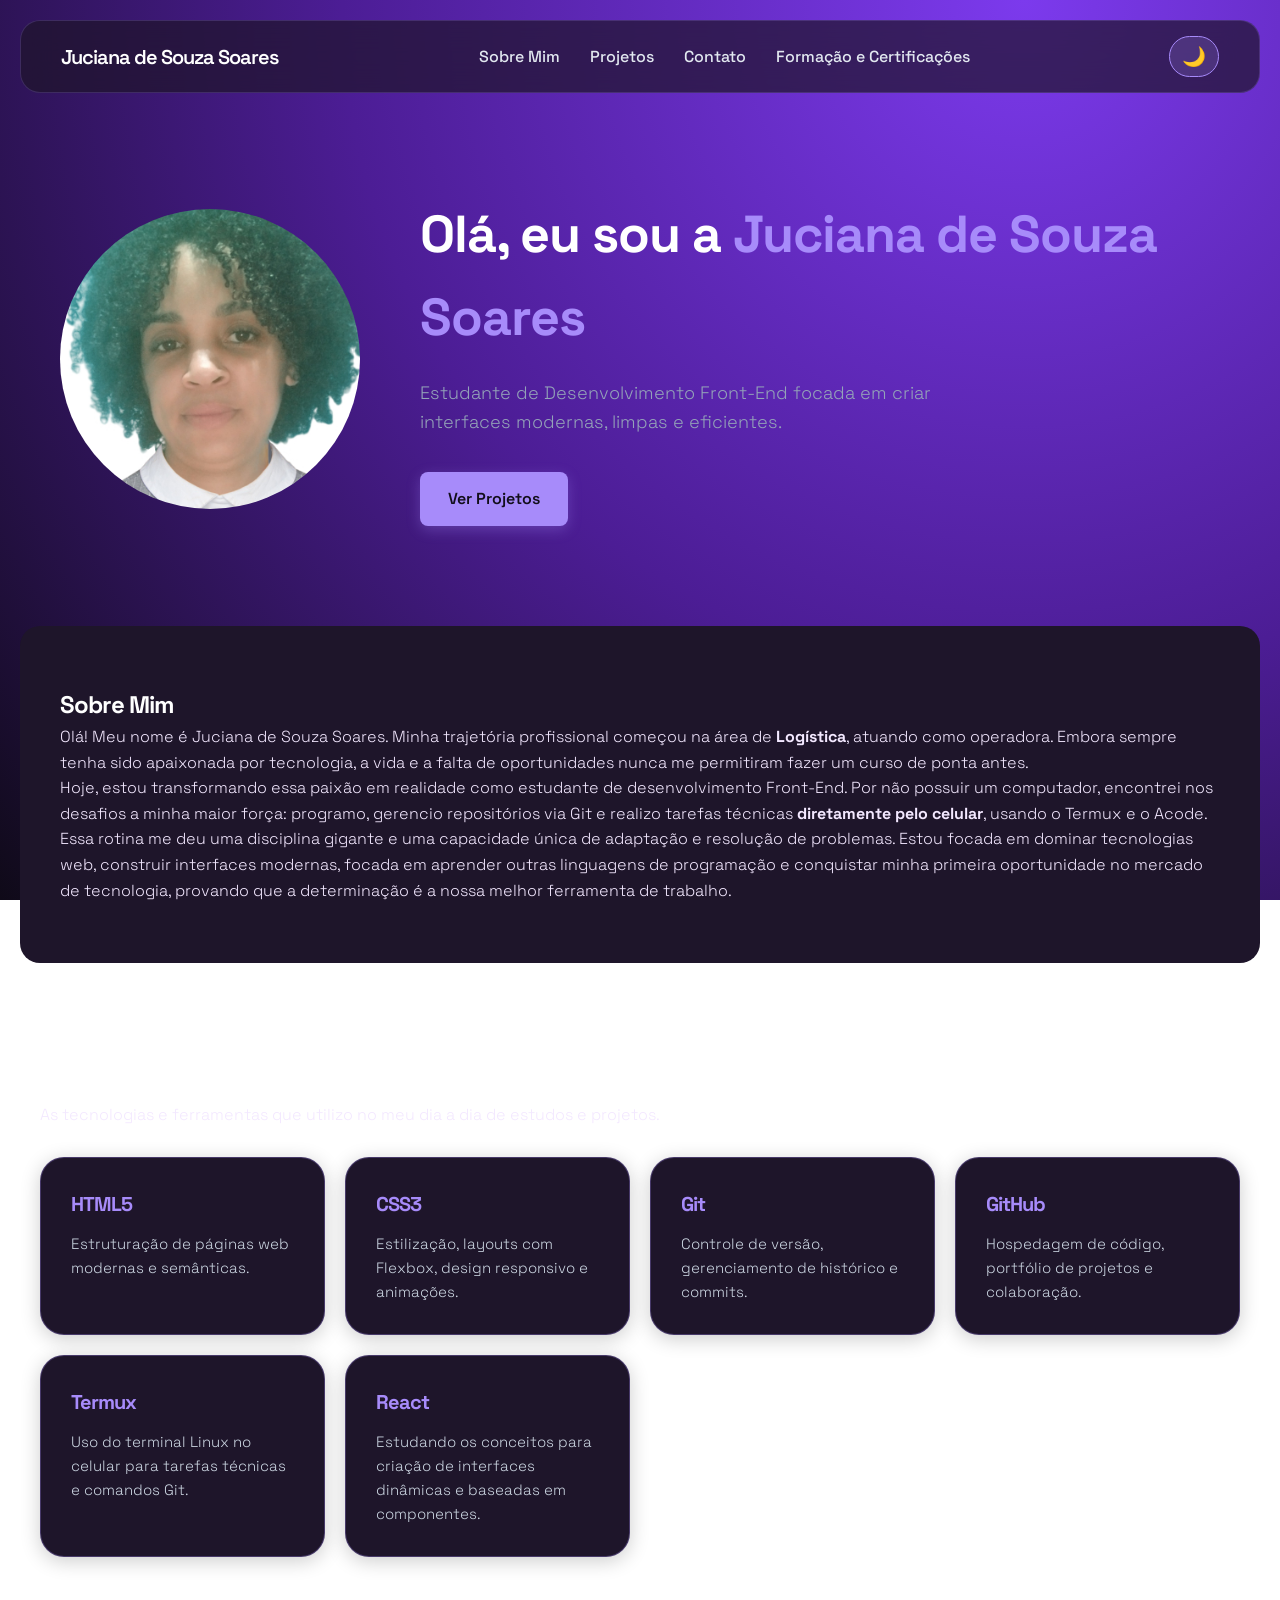
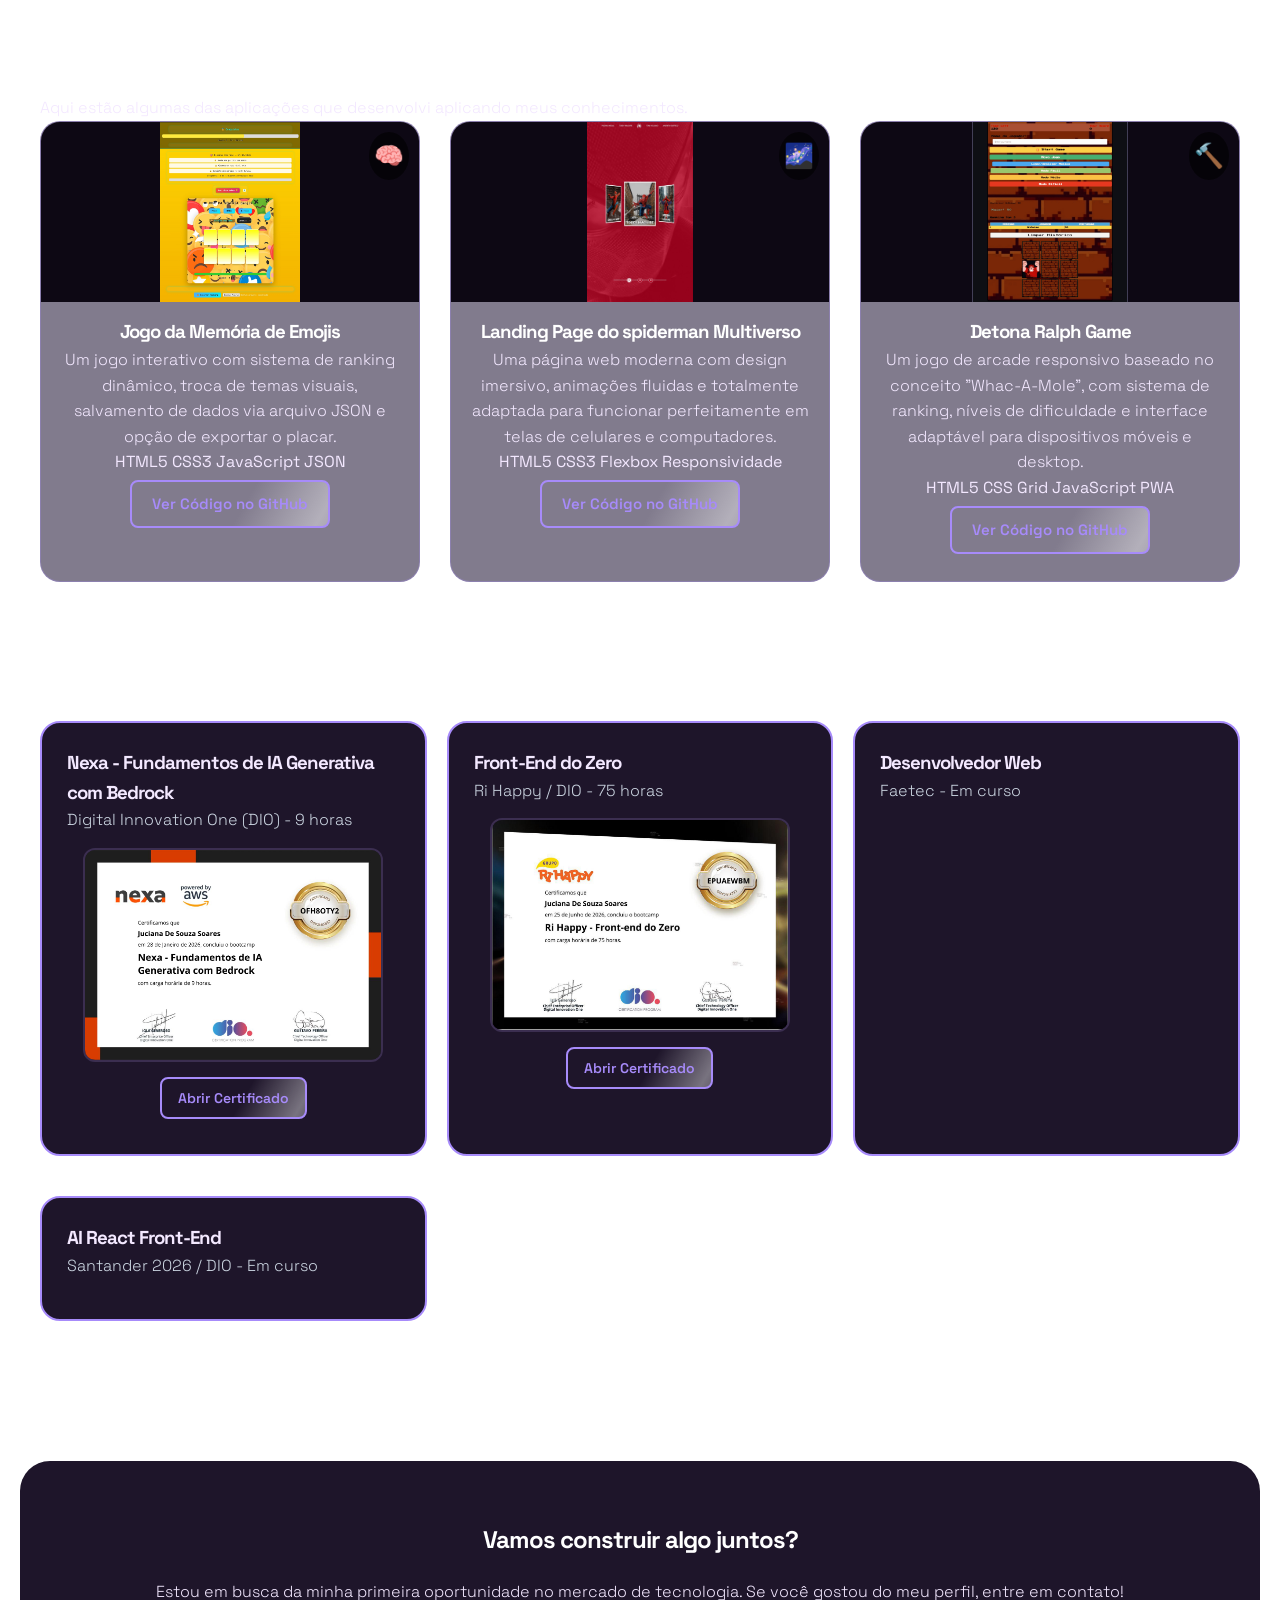
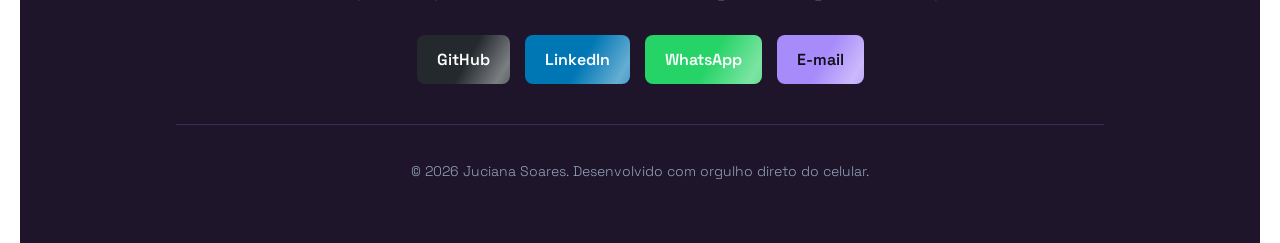
<file: index.html>
<!DOCTYPE html>
<html lang="pt-BR">
<head>
  <meta charset="UTF-8">
  <meta name="viewport" content="width=device-width, initial-scale=1.0">
  <title>Juciana de Souza Soares | Portfólio</title>

<link rel="preconnect" href="https://fonts.googleapis.com">
<link rel="preconnect" href="https://fonts.gstatic.com" crossorigin>
<link href="https://fonts.googleapis.com/css2?family=Space+Grotesk:wght@300;400;600;700&display=swap" rel="stylesheet">

<!-- Caminho relativo para o ícone de 192px -->
<link rel="icon" type="image/png" sizes="192x192" href="icon/android-chrome-192x192.png">

      <!--      icon     -->   
  <link rel="icon" href="icon/favicon.ico" type="image/x-icon">
<link rel="shortcut icon" href="imagens/favicon.ico" type="image/x-icon">

  <!-- CSS -->
  <link rel="stylesheet" href="./css/reset.css">
  <link rel="stylesheet" href="./css/style.css">
  
</head>
<body>
    <!-- O  retângulo do topo com o menu -->
    <header>
        <h2>Juciana de Souza Soares</h2>
        <nav>
            <ul>
                <li><a href="#sobre">Sobre Mim</a></li>
                <li><a href="#projetos">Projetos</a></li>
                <li><a href="#contato">Contato</a></li>
<li><a href="#formacao">Formação e Certificações</a></li>              
            </ul>
        </nav>
      <button id="btn-tema" class="btn-tema">🌙</button>

    </header>

   <!--  Seção Principal -->
    <main>
        <section class="hero">

          <div class="hero-imagem">
    <div class="caixa-foto"></div>
          </div>
          
            <div class="hero-conteudo">
                <h1>Olá, eu sou a <span class="destaque">Juciana de Souza Soares</span></h1>
                <p>Estudante de Desenvolvimento Front-End focada em criar interfaces modernas, limpas e eficientes.</p>
                <a href="#projetos" class="botao-hero brilho-ativo">Ver Projetos</a>
            </div>
        
        </section>

        <!--  Seção: Sobre Mim -->
        <section id="sobre" class="sobre-mim">
            <div class="sobre-conteudo">
                <h2>Sobre <span class="destaque">Mim</span></h2>
                
                <div class="sobre-texto">
                    <p>
                        Olá! Meu nome é Juciana de Souza Soares. Minha trajetória profissional começou na área de <strong>Logística</strong>, atuando como operadora. Embora sempre tenha sido apaixonada por tecnologia, a vida e a falta de oportunidades nunca me permitiram fazer um curso de ponta antes.
                    </p>
                    <p>
                        Hoje, estou transformando essa paixão em realidade como estudante de desenvolvimento Front-End. Por não possuir um computador, encontrei nos desafios a minha maior força: programo, gerencio repositórios via Git e realizo tarefas técnicas <strong>diretamente pelo celular</strong>, usando o Termux e o Acode.
                    </p>
                    <p>
                        Essa rotina me deu uma disciplina gigante e uma capacidade única de adaptação e resolução de problemas. Estou focada em dominar tecnologias web, construir interfaces modernas, focada em aprender outras linguagens de programação e conquistar minha primeira oportunidade no mercado de tecnologia, provando que a determinação é a nossa melhor ferramenta de trabalho. 
                    </p>
                </div>
            </div>
        </section>
        
        <!--  Seção: Habilidades -->
        <section id="habilidades" class="habilidades">
            <h2>Minhas <span class="destaque">Habilidades</span></h2>
            <p class="subtitulo-secao">As tecnologias e ferramentas que utilizo no meu dia a dia de estudos e projetos.</p>
            
            <div class="cards-habilidades">
                <!-- Card 1 -->
                <div class="card">
                    <h3>HTML5</h3>
                    <p>Estruturação de páginas web modernas e semânticas.</p>
                </div>
                
                <!-- Card 2 -->
                <div class="card">
                    <h3>CSS3</h3>
                    <p>Estilização, layouts com Flexbox, design responsivo e animações.</p>
                </div>
                
                <!-- Card 3 -->
                <div class="card">
                    <h3>Git</h3>
                    <p>Controle de versão, gerenciamento de histórico e commits.</p>
                </div>
                
                <!-- Card 4 -->
                <div class="card">
                    <h3>GitHub</h3>
                    <p>Hospedagem de código, portfólio de projetos e colaboração.</p>
                </div>
                
                <!-- Card 5 -->
                <div class="card">
                    <h3>Termux</h3>
                    <p>Uso do terminal Linux no celular para tarefas técnicas e comandos Git.</p>
                </div>
                
                <!-- Card 6 -->
                <div class="card">
                    <h3>React</h3>
                    <p>Estudando os conceitos para criação de interfaces dinâmicas e baseadas em componentes.</p>
                </div>
            </div>
        </section>

        <!--  Seção: Projetos -->
        <section id="projetos" class="projetos">
            <h2>Meus <span class="destaque">Projetos</span></h2>
            <p class="subtitulo-secao">Aqui estão algumas das aplicações que desenvolvi aplicando meus conhecimentos.</p>
            
            <div class="grade-projetos">
                <!-- Projeto 1: Jogo da Memória -->
                <div class="card-projeto">
                    <div class="capa-projeto">
              <img src="./imagens/jogo-memoria.jpg" alt="Jogo da Memória de Emojis">
          
                        <span class="emoji-capa">🧠</span>
                    </div>
                    <div class="projeto-info">
                        <h3>Jogo da Memória de Emojis</h3>
                        <p>Um jogo interativo com sistema de ranking dinâmico, troca de temas visuais, salvamento de dados via arquivo JSON e opção de exportar o placar.</p>
                        <div class="tags-tecnologias">
                            <span>HTML5</span>
                            <span>CSS3</span>
                            <span>JavaScript</span>
                            <span>JSON</span>
                        </div>
                        <a href="https://github.com/JucianaSoares/Jogo-da-mem-ria-de-emojis" target="_blank" class="botao-projeto">Ver Código no GitHub</a>
                    </div>
                </div>
                            <!-- Projeto 2: Landing Page do Multiverso -->
                <div class="card-projeto">
                    <div class="capa-projeto">

<img src="./imagens/spiderman-multiverses.jpg" alt="Landing spiderman-multiverses">
                      
                      <span class="emoji-capa">🌌</span>
                    </div>
                    <div class="projeto-info">
                        <h3>Landing Page do spiderman Multiverso</h3>
                        <p>Uma página web moderna com design imersivo, animações fluidas e totalmente adaptada para funcionar perfeitamente em telas de celulares e computadores.</p>
                        <div class="tags-tecnologias">
                            <span>HTML5</span>
                            <span>CSS3</span>
                            <span>Flexbox</span>
                            <span>Responsividade</span>
                        </div>
                        <a href="https://github.com/JucianaSoares/multiverse-spiderman-landingpage" target="_blank" class="botao-projeto">Ver Código no GitHub</a>
                    </div>
                </div>
              <!-- Projeto: Detona Ralph Game -->
<div class="card-projeto">
    <div class="capa-projeto">
        <img src="./imagens/detona-ralph.jpg" alt="Detona Ralph Game">
        <span class="emoji-capa">🔨</span>
    </div>
    <div class="projeto-info">
        <h3>Detona Ralph Game</h3>
        <p>Um jogo de arcade responsivo baseado no conceito "Whac-A-Mole", com sistema de ranking, níveis de dificuldade e interface adaptável para dispositivos móveis e desktop.</p>
        <div class="tags-tecnologias">
            <span>HTML5</span>
            <span>CSS Grid</span>
            <span>JavaScript</span>
            <span>PWA</span>
        </div>
        <a href="https://github.com/JucianaSoares/Detona-Ralph-Game-" target="_blank" class="botao-projeto">Ver Código no GitHub</a>
    </div>
</div>

            </div>
        </section>

      <section class="formacao" id="formacao">
    <h2>Formação e Certificações</h2>
    <div class="lista-cursos">
        <div class="item-curso certificado-destaque" >
            <h3>Nexa - Fundamentos de IA Generativa com Bedrock</h3>
            <p>Digital Innovation One (DIO) - 9 horas</p>
          <div class="caixa-certificado">
        <img src="./imagens/OFH8OTY2.jpg" alt="Certificado IA Generativa">
    </div>
    
    <a href="ver-certificado1.html" target="_blank" class="botao-projeto">Abrir Certificado</a>
        </div>
        <div class="item-curso certificado-destaque">
            <h3>Front-End do Zero</h3>
            <p>Ri Happy / DIO - 75 horas</p>
          <div class="caixa-certificado">
        <img src="./imagens/EPUAEWBM.jpg" alt="Certificado Hi Happy - Front-End do zero">
          </div>
          <a href="ver-certificado2.html" target="_blank" class="botao-projeto">Abrir Certificado</a>
        </div>
        <div class="item-curso">
            <h3>Desenvolvedor Web</h3>
            <p>Faetec - Em curso</p>
        </div>
      <div class="item-curso">
            <h3>AI React Front-End</h3>
            <p>Santander 2026 / DIO - Em curso</p>
      </div>
    </div>
</section>

    </main>

    <!-- Rodapé e Contatos -->
    <footer id="contato">
        <div class="contato-conteudo">
            <h2>Vamos construir algo <span class="destaque">juntos?</span></h2>
            <p>Estou em busca da minha primeira oportunidade no mercado de tecnologia. Se você gostou do meu perfil, entre em contato!</p>
            
                        <div class="links-contato">
                <a href="https://github.com/JucianaSoares" target="_blank" class="link-icone github">GitHub</a>
                <a href="https://www.linkedin.com/in/juciana-de-souza-soares" target="_blank" class="link-icone linkedin">LinkedIn</a>
                <a href="https://wa.me/5521976551330?text=Ol%C3%A1%20Juciana,%20vi%20seu%20portf%C3%B3lio%20e%20gostaria%20de%20conversar!" target="_blank" class="link-icone whatsapp">WhatsApp</a>
                <a href="mailto:jucianasoares38@gmail.com" class="link-icone email">E-mail</a>
            </div>

            
            <hr class="linha-divisoria">
            
            <p class="direitos">&copy; 2026 Juciana Soares. Desenvolvido com orgulho direto do celular.</p>
        </div>
    </footer>

<button id="btnTopo" title="Voltar ao topo">↑</button>
  
  <script src="js/script.js" defer></script>
</body>
</html>
</file>
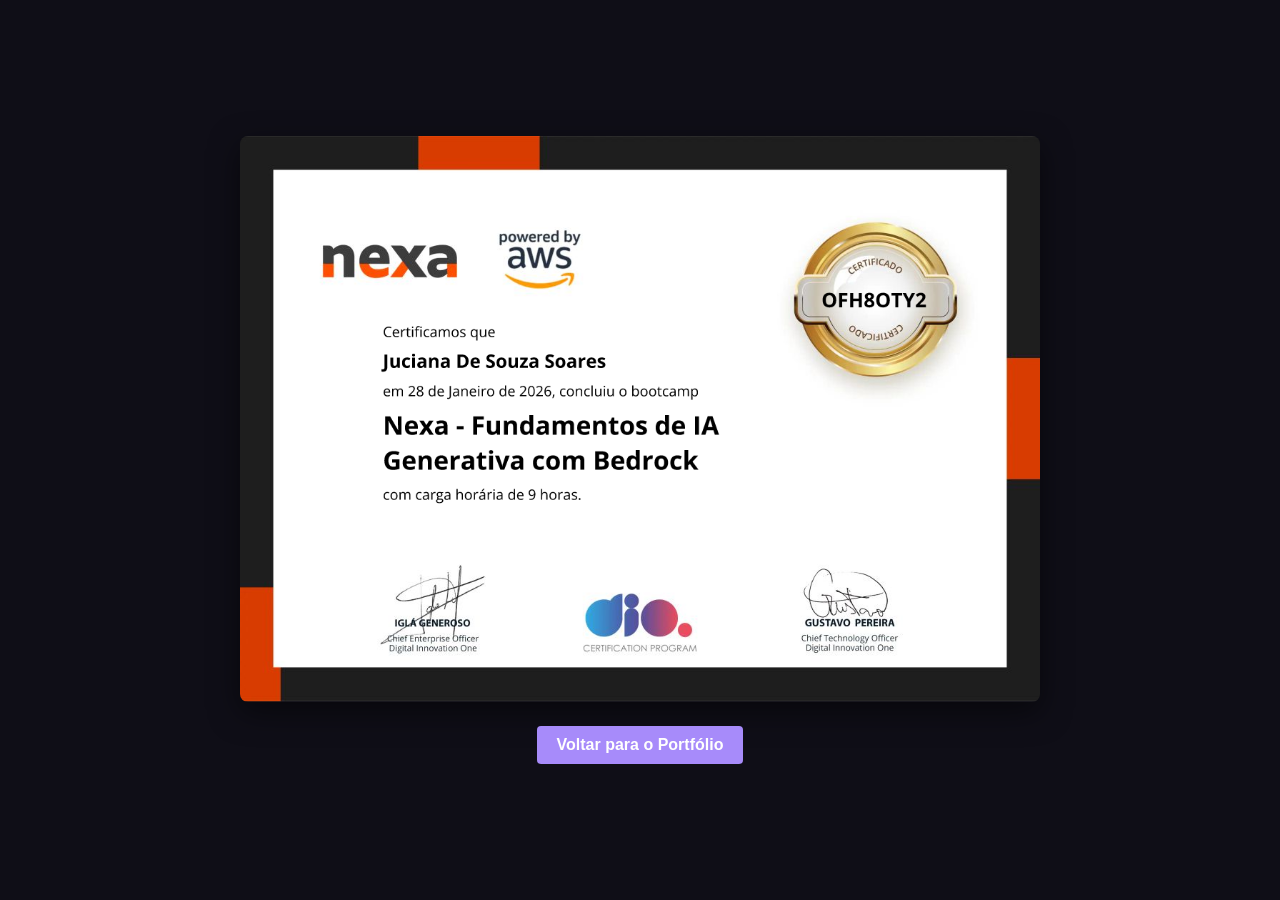
<file: ver-certificado1.html>
<!DOCTYPE html>
<html lang="pt-BR">
<head>
    <meta charset="UTF-8">
    <meta name="viewport" content="width=device-width, initial-scale=1.0">
    <title>Certificado - Fundamentos de IA Generativa com Bedrock</title>
    <style>
        * {
            margin: 0;
            padding: 0;
            box-sizing: border-box;
        }
        body {
            background-color: #0f0e17; /* Fundo escuro elegante */
            display: flex;
            justify-content: center;
            align-items: center;
            min-height: 100vh;
            padding: 20px;
            font-family: 'Space Grotesk', sans-serif;
        }
        .container {
            max-width: 100%;
            width: 800px; /* Tamanho ideal para visualização */
            text-align: center;
        }
        img {
            width: 100%;
            height: auto;
            border-radius: 8px;
            box-shadow: 0 10px 30px rgba(0, 0, 0, 0.5);
        }
        .btn-voltar {
            display: inline-block;
            margin-top: 20px;
            color: #fffffe;
            text-decoration: none;
            background-color: #a78bfa; /* Roxo padrão do seu tema */
            padding: 10px 20px;
            border-radius: 4px;
            font-weight: bold;
            transition: background 0.3s;
        }
        .btn-voltar:hover {
            background-color: #8b5cf6;
        }
    </style>
</head>
<body>
    <div class="container">
        <!-- Caminho ajustado para a imagem do certificado da Nexa -->
        <img src="./imagens/OFH8OTY2.jpg" alt="Certificado Nexa - Fundamentos de IA Generativa com Bedrock">
        <br>
        <a href="index.html" class="btn-voltar">Voltar para o Portfólio</a>
    </div>
</body>
</html>
</file>
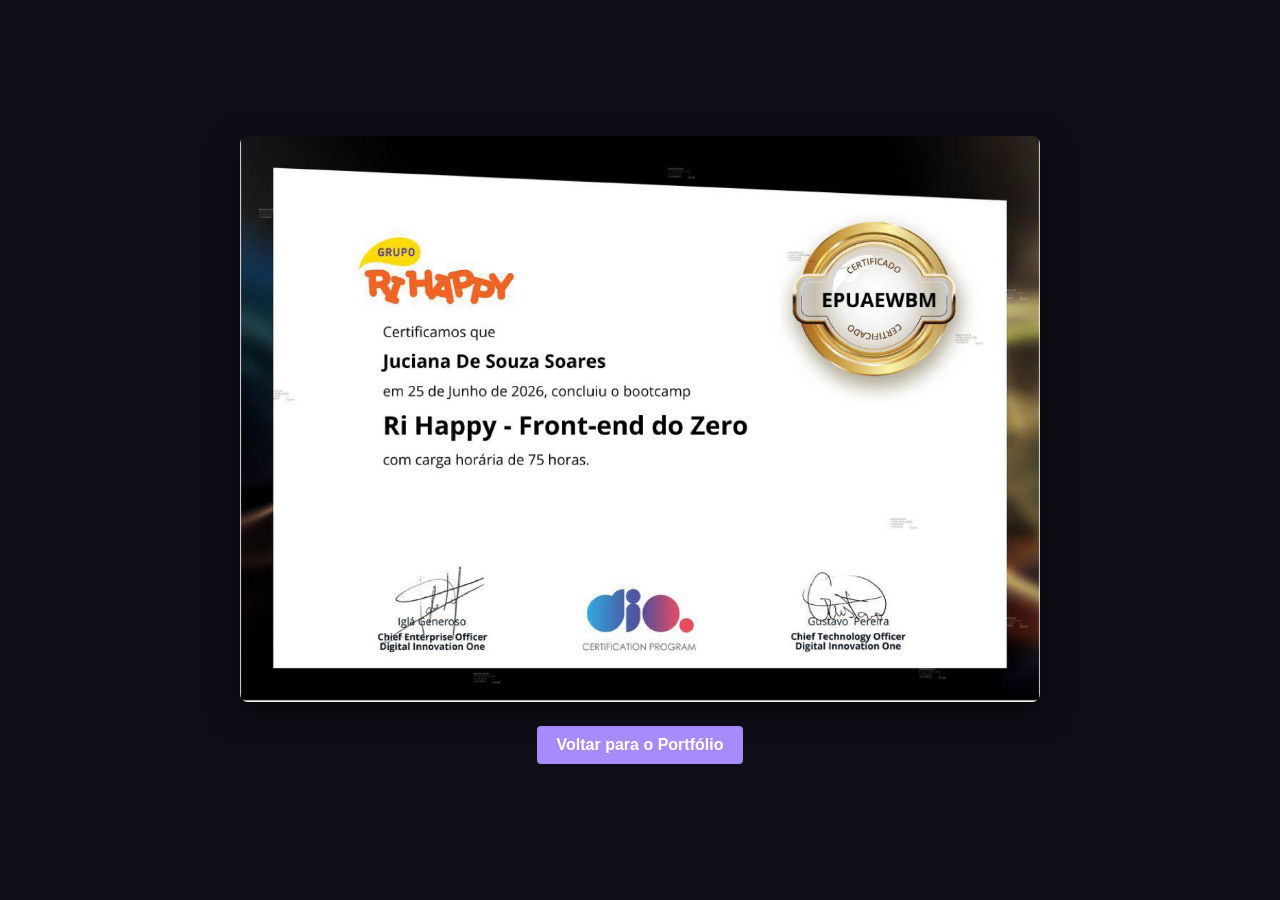
<file: ver-certificado2.html>
<!DOCTYPE html>
<html lang="pt-BR">
<head>
    <meta charset="UTF-8">
    <meta name="viewport" content="width=device-width, initial-scale=1.0">
    <title>Certificado - Front-End do Zero</title>
    <style>
        * {
            margin: 0;
            padding: 0;
            box-sizing: border-box;
        }
        body {
            background-color: #0f0e17; /* Um fundo escuro elegante para destacar o certificado */
            display: flex;
            justify-content: center;
            align-items: center;
            min-height: 100vh;
            padding: 20px;
            font-family: 'Space Grotesk', sans-serif;
        }
        .container {
            max-width: 100%;
            width: 800px; /* Largura máxima ideal para computadores */
            text-align: center;
        }
        img {
            width: 100%;
            height: auto;
            border-radius: 8px;
            box-shadow: 0 10px 30px rgba(0, 0, 0, 0.5);
        }
        .btn-voltar {
            display: inline-block;
            margin-top: 20px;
            color: #fffffe;
            text-decoration: none;
            background-color: #a78bfa; /* Cor roxa combinando com seu tema */
            padding: 10px 20px;
            border-radius: 4px;
            font-weight: bold;
            transition: background 0.3s;
        }
        .btn-voltar:hover {
            background-color: #8b5cf6;
        }
    </style>
</head>
<body>
    <div class="container">
        <img src="./imagens/EPUAEWBM.jpg" alt="Certificado Front-End do Zero">
        <br>
        <a href="index.html" class="btn-voltar">Voltar para o Portfólio</a>
    </div>
</body>
</html>
</file>
<file: css/style.css>
html {
    scroll-behavior: smooth;
    scroll-padding-top: 100px;
}

body {
      /* Aumento da intensidade adicionando um tom de roxo mais claro no centro do brilho */
    background: radial-gradient(circle at 80% 0%, #7c3aed, #4c1d95, #0f0a18);
    
    /* Garantindo que o brilho seja bem espalhado e não fique restrito a um ponto pequeno */
    background-size: 100% 100%;
    background-attachment: fixed;
    min-height: 100vh;
    margin: 0;
    color: #F3E8FF;
    font-family: 'Space Grotesk', sans-serif;
    line-height: 1.6;
  padding: 0 20px; /* Cria uma margem de segurança nas laterais */
}

section {
    margin-bottom: 60px; /* Separa bem uma seção da outra */
}

/* HEADER MODERNO */
header {
    width: 100%;
    max-width: 1360px;
    background: rgba(30, 21, 42, 0.7);
    backdrop-filter: blur(15px);
    border: 1px solid rgba(167, 139, 250, 0.2);
    border-radius: 20px;
    margin: 20px auto;
    display: flex;
    flex-wrap: wrap; /* Isso permite que os itens pulem para a linha de baixo se não couberem */
    align-items: center;
    justify-content: space-between;
  gap: 15px;
    padding: 15px 40px;
    position: sticky;
    top: 20px;
    z-index: 1000;
}

header h2 { font-size: 20px; font-weight: 600; }

header nav ul { list-style: none; display: flex; gap: 30px; }

header nav ul li a { color: #E2E8F0; text-decoration: none; font-weight: 500; cursor: pointer;}

header nav ul li a:hover { color: #A78BFA; }

h1, h2, h3 {
    font-weight: 700; /* Peso grosso para títulos */
    letter-spacing: -1px; /* Deixa o título mais moderno e impactante */
    color: #ffffff;
}

p {
    font-weight: 300; /* Peso mais leve para facilitar a leitura */
    line-height: 1.6;
}

/* Aplica o cursor personalizado para TODOS os links e botões da página */
a, button {
    cursor: url('icon/favicon.ico'), pointer !important;
}

/* SEÇÃO HERO */
.hero { max-width: 1360px; margin: 100px auto; display: flex; align-items: center; justify-content: space-between; gap: 60px; padding: 0 40px; flex-wrap: wrap; }

.hero-conteudo { flex: 1; min-width: 300px; }

.hero-conteudo h1 { font-size: 52px; margin-bottom: 20px; }

.hero-conteudo .destaque { color: #A78BFA; }

.hero-conteudo p { font-size: 18px; line-height: 1.6; color: #94A3B8; margin-bottom: 35px; max-width: 540px; }

.botao-hero { display: inline-block; background-color: #A78BFA; color: #120E1A; text-decoration: none; padding: 14px 28px; font-size: 16px; font-weight: 600; border-radius: 8px; transition: all 0.3s ease; box-shadow: 0 4px 14px rgba(167, 139, 250, 0.3); }

.botao-hero:hover { background-color: #C084FC; transform: translateY(-2px); box-shadow: 0 6px 20px rgba(167, 139, 250, 0.5); }

.caixa-foto {
    width: 300px;
    height: 300px;
    background-image: url('../imagens/foto.jpg');
    background-size: cover;
    background-position: center;
    border-radius: 50%;
    border: none; /* Sem borda, apenas luz */
    
    /* Chamada da animação: nome, duração, repetição infinita */
    animation: pulsar-brilho 2s infinite ease-in-out;
  transition: all 0.5s ease; /* Isso suaviza a mudança para o hover */
  outline: none;
    -webkit-tap-highlight-color: transparent;
}

/*  é bom garantir que o foco não crie o retângulo */
.caixa-foto:focus {
    outline: none;
}

/* A lógica da animação */
@keyframes pulsar-brilho {
    0% {
        box-shadow: 0 0 10px 2px rgba(167, 139, 250, 0.4);
    }
    50% {
        /* No meio do caminho, o brilho expande e fica mais forte */
        box-shadow: 0 0 30px 15px rgba(139, 92, 246, 0.7);
    }
    100% {
        box-shadow: 0 0 10px 2px rgba(167, 139, 250, 0.4);
    }
}

.caixa-foto:hover {
    border-radius: 50%;
    
    /* Aumento da intensidade das camadas para o brilho parecer "pulsar" */
    box-shadow: 
        0 0 0 8px rgba(167, 139, 250, 0.6), 
        0 0 30px 15px rgba(139, 92, 246, 0.7),
        0 0 60px 30px rgba(76, 29, 149, 0.8);
    
    transform: scale(1.03);
  animation: pulsar-brilho 0.8s infinite ease-in-out; /* Fica mais agitado ao passar o mouse */
    cursor: pointer;
}

/* SEÇÕES SOBRE, HABILIDADES E PROJETOS */
.sobre-mim, .habilidades, .projetos, .formacao { max-width: 1360px; margin: 100px auto 0 auto; padding: 0 20px; }

.sobre-mim { background-color: #1E152A; padding: 60px 40px; border-radius: 20px; }

/* Container que organiza as habilidades */
.cards-habilidades {
    display: grid;
    grid-template-columns: repeat(auto-fit, minmax(250px, 1fr));
    gap: 20px;
    margin-top: 30px;
}

/* O retângulo de cada habilidade */
.card {
    background-color: #1E152A;
    border: 1px solid rgba(167, 139, 250, 0.3);
    border-radius: 24px;
    padding: 30px;
    box-shadow: 0 4px 20px rgba(0, 0, 0, 0.2);
    transition: all 0.3s ease;
}

/* Efeito ao passar o mouse */
.card:hover {
    transform: translateY(-10px);
    border-color: #A78BFA;
    box-shadow: 0 20px 40px rgba(167, 139, 250, 0.15);
}

/* Título dentro do retângulo */
.card h3 {
    font-size: 20px;
    color: #A78BFA;
    margin-bottom: 12px;
}

/* Parágrafo dentro do retângulo */
.card p {
    font-size: 15px;
    color: #CBD5E1;
}

/* Aplicando nos  seletores específicos */
.cards, 
.cards-habilidades {
    animation: subir-ao-rolar linear forwards;
    animation-timeline: view();
    animation-range: entry 10% cover 30%;
    
    /* Mantém uma transição para o hover não ficar seco */
    transition: transform 0.3s ease;
}

/* Opcional: efeito extra ao passar o mouse */
.cards:hover, 
.cards-habilidades:hover {
    transform: scale(1.02);
}

/* 2. Projetos (Caixas maiores, mantém 300px) */
.grade-projetos {
    display: grid;
    grid-template-columns: repeat(auto-fit, minmax(300px, 1fr));
    gap: 30px;
}

/* O card agora foca apenas na estrutura e bordas */
.card-projeto {
    display: flex;
    flex-direction: column;
    background-color: #1E152A; 
    border: 2px solid #A78BFA;
    border-radius: 20px;
    overflow: hidden;
    transition: all 0.8s ease-out;
}

/* A MÁGICA ESTÁ AQUI: A imagem fica restrita à capa */
.capa-projeto {
    width: 100%;
    height: 180px;
    background-color: #0d0814; 
    position: relative;
    overflow: hidden; /* Garante que nada saia da caixa */
}

.capa-projeto img {
    width: 100%;
    height: 100%;
    object-fit: contain; /* Isso garante que a imagem apareça POR INTEIRA */
    display: block;
}

.emoji-capa {
    position: absolute;
    top: 10px;
    right: 10px;
    font-size: 24px;
    background: rgba(0,0,0,0.6); /* Um fundo um pouco mais escuro para destacar */
    padding: 5px;
    border-radius: 50%;
    z-index: 10; /* Isso força o emoji a ficar na frente de qualquer outro elemento */
}

.card-projeto:nth-child(1) { transition-delay: 0.1s; }
.card-projeto:nth-child(2) { transition-delay: 0.3s; }
.card-projeto:nth-child(3) { transition-delay: 0.5s; }

.card-projeto:hover { transform: translateY(-8px); border-color: #A78BFA; box-shadow: 0 12px 24px rgba(167, 139, 250, 0.15); }

/* 1. Define a animação de "elevação" */
@keyframes subir-ao-rolar {
    from {
        opacity: 0;
        transform: translateY(50px);
    }
    to {
        opacity: 1;
        transform: translateY(0);
        /* Já adiciona o brilho aqui para acender automaticamente */
        border-color: #A78BFA;
        box-shadow: 0 10px 25px -5px rgba(167, 139, 250, 0.4);
    }
}

/* 2. Aplica aos elementos sem usar JS */
.card-projeto, .item-curso {
    animation: subir-ao-rolar linear;
    animation-timeline: view(); /* A mágica: a animação segue a visão do usuário */
    animation-range: entry 10% cover 30%; /* Controla quando começa e termina */
}

/* Botão elegante e versátil para qualquer link (Projeto ou GitHub) */
.botao-projeto {
    display: inline-block;
    text-align: center;
    padding: 10px 20px;
    background-color: transparent;
    border: 2px solid #A78BFA; /* Borda lilás */
    color: #A78BFA;           /* Texto lilás */
    border-radius: 8px;
    text-decoration: none;
    font-weight: 600;
    font-size: 15px;
    transition: all 0.3s ease;
    margin-top: 10px;
}

.card-projeto, .item-curso {
    background: rgba(45, 35, 65, 0.6); /* Fundo com leve transparência */
    backdrop-filter: blur(10px); /* O efeito de desfoque (o "vidro") */
    -webkit-backdrop-filter: blur(10px);
    border: 1px solid rgba(167, 139, 250, 0.3); /* Borda mais sutil */
}

.card-projeto.ativo, .item-curso.ativo, .cards-habilidades.ativo {
    box-shadow: 0 0 15px rgba(167, 139, 250, 0.2), 
                0 0 30px rgba(167, 139, 250, 0.1);
}

/* Efeito ao passar o mouse */
.botao-projeto:hover {
    background-color: #A78BFA; /* Fundo lilás */
    color: #120E1A;           /* Texto escuro */
    transform: translateY(-2px);
    box-shadow: 0 4px 12px rgba(167, 139, 250, 0.3);
}

.projeto-info {
    padding: 15px;
    text-align: center; /* Isso vai centralizar o botão e qualquer texto */
}

/* O botão já é display: inline-block, então ele respeitará o centralizado */
.botao-projeto {
    display: inline-block;
    padding: 10px 20px;
    margin: 5px; /* Adiciona um respiro caso você tenha dois botões */
}

/* 3. Formação (Configuração específica para os cursos) */
.lista-cursos {
    display: grid;
    grid-template-columns: repeat(auto-fit, minmax(300px, 1fr));
    gap: 20px;
}

/* Container que limita o tamanho da imagem dentro do card */
.caixa-certificado {
    width: 100%;       /* Ocupa a largura total do card */
    max-width: 300px;  /* Limita o tamanho máximo para não ficar gigante */
    margin: 15px auto; /* Centraliza a caixa dentro do item-curso */
    border-radius: 12px;
    overflow: hidden;  /* Garante que os cantos da imagem fiquem arredondados */
    border: 2px solid #3B2E50;
    transition: transform 0.3s ease;
}

/* Garante que a imagem preencha a caixa sem distorcer */
.caixa-certificado img {
    width: 100%;
    height: auto;
    display: block;
}

/* Efeito de zoom ao passar o mouse no certificado */
.caixa-certificado:hover {
    transform: scale(1.02);
    border-color: #A78BFA;
}

/* Ajuste específico para o botão que está dentro do item-curso */
.item-curso .botao-projeto {
    display: block;
    width: fit-content;
    margin: 10px auto;
    padding: 8px 16px;
    font-size: 14px;
}

/* Estilo do retângulo de cada item de formação */
.item-curso {
    background-color: #1E152A; /* Mesma cor dos outros cartões */
    border: 2px solid #A78BFA; /* Borda lilás */
    border-radius: 20px;       /* Cantos arredondados */
    padding: 25px;             /* Espaço interno */
    margin-bottom: 20px;       /* Espaço entre um curso e outro */
    transition: transform 0.3s ease;
}

/* Efeito ao passar o mouse */
.item-curso:hover {
    transform: translateY(-5px);
    box-shadow: 0 10px 20px rgba(167, 139, 250, 0.1);
}

/* Ajuste dos textos dentro do retângulo */
.item-curso h3 {
    margin-top: 0;
    color: #F3E8FF;
}

.item-curso p {
    color: #CBD5E1;
    margin-bottom: 15px;
}

/* RODAPÉ E BOTÕES */
footer {
    max-width: 1360px;
    margin: 120px auto 0 auto;
    padding: 60px 40px;
    background-color: #1E152A;
    border-radius: 30px 30px 0 0;
    text-align: center;
}

.contato-conteudo {
    display: flex;
    flex-direction: column; /* Isso força os itens a ficarem um abaixo do outro */
    align-items: center;    /* Centraliza tudo horizontalmente */
    gap: 20px;              /* Espaço automático entre H2, P, Links e Direitos */
}

.links-contato {
    display: flex;
    justify-content: center;
    flex-wrap: wrap;        /* Quebra linha se os botões não couberem na tela */
    gap: 15px;
    margin: 10px 0;         /* Espaço acima e abaixo dos botões */
}

.linha-divisoria {
    width: 80%;             /* Uma linha mais curta e elegante */
    border: 0;
    border-top: 1px solid rgba(167, 139, 250, 0.2);
    margin: 10px 0;
}

.direitos {
    color: #94A3B8;
    font-size: 14px;
    margin-top: 5px;
}

/* Espaçamento do Footer */

/* Ajuste dos links */
.link-icone { 
    color: #FFFFFF !important; 
    text-decoration: none; 
    padding: 12px 20px; 
    font-weight: 600; 
    border-radius: 8px; 
    transition: all 0.3s ease; 
}

.link-icone:hover {
    transform: translateY(-3px);
    filter: brightness(1.2);
}

.github { background-color: #24292e; }
.linkedin { background-color: #0077b5; }
.whatsapp { background-color: #25d366; }
.email { background-color: #A78BFA; color: #120E1A !important; }

#btnTopo { position: fixed; bottom: 20px; right: 20px; z-index: 9999; display: none; background: #A78BFA; color: #120E1A; border: none; padding: 15px; border-radius: 50%; cursor: pointer; font-size: 20px; box-shadow: 0 4px 10px rgba(0,0,0,0.3); }

/* ANIMAÇÕES E MODO LIGHT */
* { transition: background-color 0.4s ease, color 0.4s ease, transform 0.3s cubic-bezier(0.4, 0, 0.2, 1); }
.escondido { opacity: 0; transform: translateY(40px); transition: opacity 0.8s ease, transform 0.8s cubic-bezier(0.2, 0.8, 0.2, 1); }
.mostrar { opacity: 1; transform: translateY(0); }

body.light-mode { background: #f8fafc; color: #1e293b; }
body.light-mode header, body.light-mode .card, body.light-mode.card-projeto, body.light-mode footer { background: #ffffff; border: 1px solid #e2e8f0; }

/* Configuração base dos botões */
.link-icone, .botao-projeto {
    position: relative;
    overflow: hidden; /* Isso garante que o brilho não saia das bordas do botão */
    background-size: 200% 100%;
    transition: all 0.4s ease;
    background-image: linear-gradient(
        120deg, 
        rgba(255, 255, 255, 0) 30%, 
        rgba(255, 255, 255, 0.4) 50%, 
        rgba(255, 255, 255, 0) 70%
    );
}

/* O brilho acontece automaticamente ou no hover */
.link-icone:hover, .botao-projeto:hover {
    background-position: -100% 0; /* Move o gradiente de um lado para o outro */
    transform: translateY(-2px);
    box-shadow: 0 5px 15px rgba(167, 139, 250, 0.4);
}

@keyframes brilho-automatico {
    0% { background-position: 200% 0; }
    100% { background-position: -200% 0; }
}

 /* aplicação de brilho, pra brilhar sozinho*/
.brilho-ativo {
    animation: brilho-automatico 3s infinite linear;
}

.btn-tema {
    background: rgba(167, 139, 250, 0.2); /* Fundo roxo suave */
    border: 1px solid #A78BFA;
    color: white;
    padding: 8px 12px;
    border-radius: 50px;
    cursor: pointer;
    font-size: 1.2rem;
    transition: all 0.3s ease;
    display: flex;
    align-items: center;
    justify-content: center;
    flex-shrink: 0; /* Garante que ele mantenha o formato original */
}

.btn-tema:hover {
    background: #A78BFA;
    transform: scale(1.1);
}

/* --- Ajustes para o Modo Claro --- */

/* O que acontece quando o tema claro está ativo */
.light-mode {
    background: #f0edf4 !important; /* Fundo claro */
    color: #1a1625 !important;      /* Texto escuro */
}

/* Quando o body tiver a classe light-mode, muda a cor dos links do header */
body.light-mode header ul li a {
    color: #2b1055; /* Um roxo bem escuro para contrastar com o fundo branco */
}

/* Força o título e o subtítulo a ficarem escuros no modo claro */
.light-mode h1, 
.light-mode h2, 
.light-mode p, 
.light-mode span 
.light-mode div {
    color: #1a1625 !important;
}

/* Opcional: Ajuste do fundo do card para um branco mais sólido ou cinza bem claro */
.light-mode .card-projeto, 
.light-mode .cards-habilidades {
    background: #ffffff !important;
    border: 1px solid #d1d5db !important;
}
/* Fundo da caixa do "Sobre Mim" e texto dentro dele */
.light-mode .sobre-mim,
.light-mode .sobre-conteudo,
.light-mode .sobre-texto {
    background-color: #f9f7fb !important; /* Um tom de branco quase roxo claro */
    color: #1a1625 !important;           /* Cor do texto escura */
}

/* Garante que os títulos e parágrafos dentro dessa caixa também fiquem escuros */
.light-mode .sobre-mim h2,
.light-mode .sobre-mim p,
.light-mode .sobre-mim strong {
    color: #1a1625 !important;
}

/* Opcional: Para destacar o nome "Mim" que está com a classe .destaque */
.light-mode .destaque {
    color: #6d28d9 !important; /* Um roxo forte para o destaque manter o contraste */
}

/* Quando o modo claro estiver ativo, muda as caixas da lista de cursos */
body.light-mode .item-curso {
    background-color: #f5f0ff; /* Um fundo branco com um leve toque de roxo */
    color: #2b1055;            /* Texto roxo escuro para dar contraste */
    border: 1px solid #dcd0ff; /* Uma bordinha suave para destacar as caixas */
}

/* Quando o modo claro está ativo, muda os títulos h3 da formação para uma cor escura */
body.light-mode .formacao h3 {
    color: #2b1055; /* O mesmo roxo escuro para combinar com o menu */
}

/* RESPONSIVIDADE */

@media (max-width: 480px) {
  /* Garante que o botão não fique colado no texto do rodapé */
    #btnTopo {
        bottom: 80px; /* Aumenta a distância do fundo */
      right: 15px; /* Um pouco mais afastado da borda */
        padding: 12px;
        font-size: 18px;
    }

    /* Aumenta o espaço interno do rodapé para dar respiro ao texto */
    footer {
        padding-bottom: 100px;
    }

    /* Ajusta o texto de direitos para ficar menor se necessário */
    .direitos {
        padding-bottom: 20px;
    }
}

/* Media Query para telas de celular (até 480px) */
@media screen and (max-width: 480px) {
    header {
        width: 95% !important;
        height: auto !important; /* O retângulo cresce conforme o conteúdo */
        padding: 20px !important;
        display: flex;
        flex-direction: column; /* Coloca Nome, Menu e Botão em coluna */
        align-items: center;
        gap: 15px;
    }

    header nav ul {
        display: flex;
        flex-wrap: wrap; /* Permite que os itens pulem de linha */
        justify-content: center;
        padding: 0;
        gap: 10px 15px; /* Espaço entre os links */
    }

    header nav ul li {
        list-style: none; /* Remove pontinhos da lista */
    }

    header nav ul li a {
        font-size: 0.85rem; /* Ajuste leve para caber melhor */
        text-align: center;
    }
}

@media (max-width: 768px) {
    .hero { flex-direction: column; text-align: center; }
    .caixa-foto { order: -1; width: 250px; height: 250px; }
}
</file>
